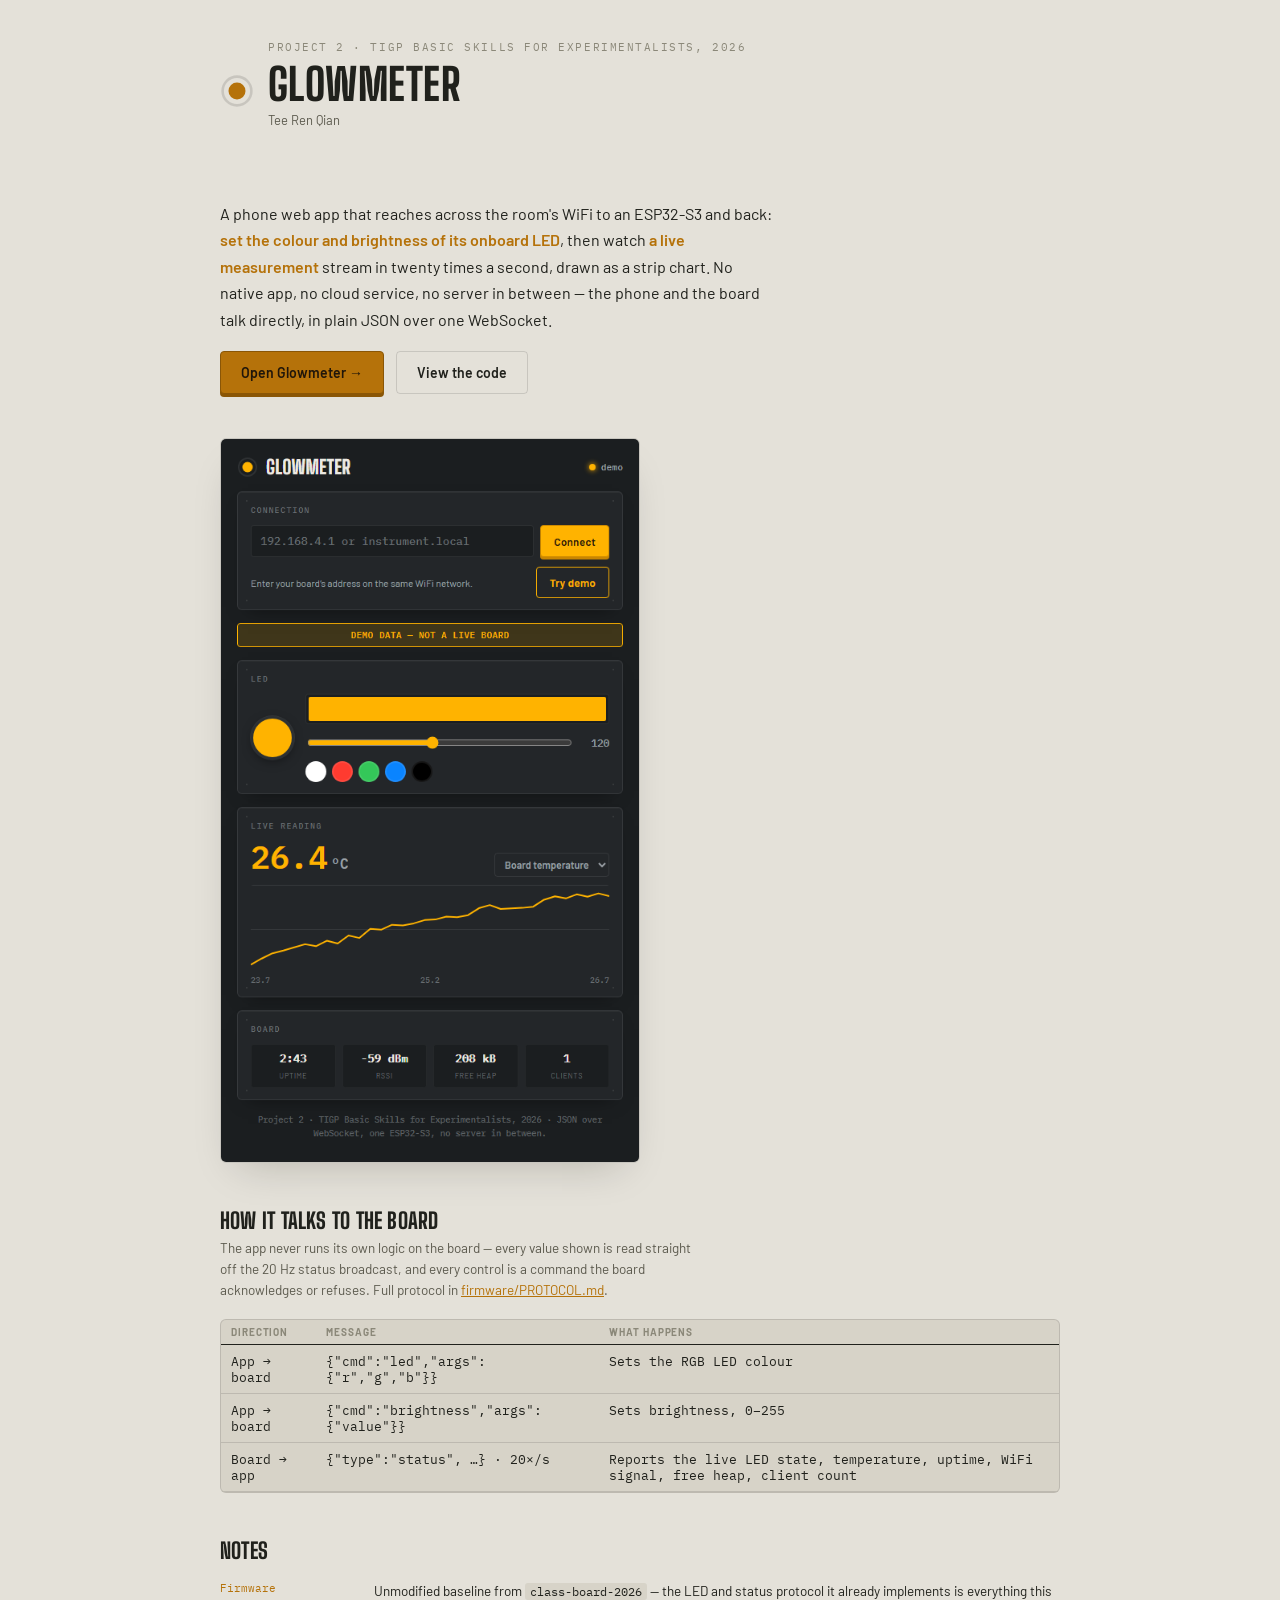
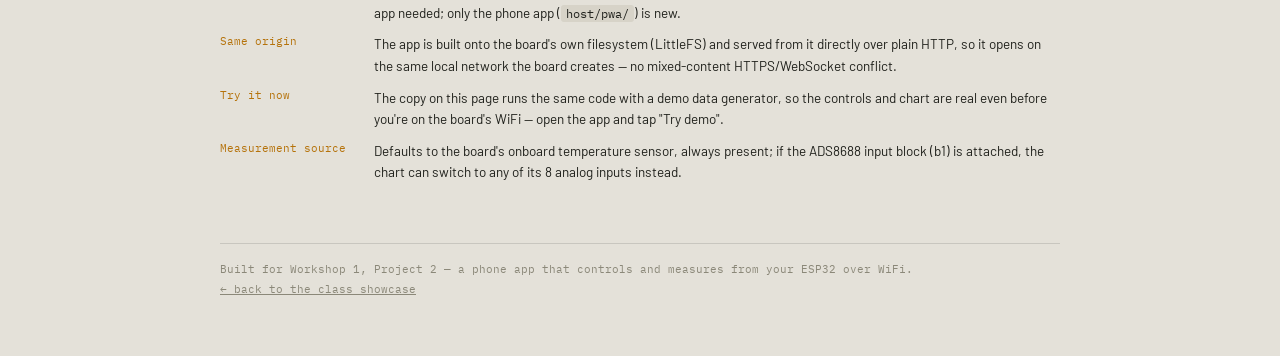
<file: index.html>
<!doctype html>
<html lang="en">
<head>
<meta charset="utf-8">
<meta name="viewport" content="width=device-width, initial-scale=1">
<title>Glowmeter — Project 2</title>
<meta name="description" content="A phone app that sets an ESP32's LED and shows a live reading, over WiFi. Project 2, TIGP Basic Skills for Experimentalists, 2026.">
<meta property="og:type" content="website">
<meta property="og:title" content="Glowmeter · Tee Ren Qian">
<meta property="og:description" content="A phone app that sets an ESP32's LED and streams a live reading back, 20 times a second, over WiFi.">
<meta property="og:url" content="https://renqian03.github.io/glowmeter/">
<meta property="og:image" content="https://renqian03.github.io/glowmeter/images/screenshot.png">
<meta name="twitter:card" content="summary_large_image">
<link rel="icon" href="host/pwa/icon.svg" type="image/svg+xml">
<link rel="preconnect" href="https://fonts.gstatic.com" crossorigin>
<link rel="stylesheet" href="https://fonts.googleapis.com/css2?family=Big+Shoulders+Display:wght@700;800&family=Barlow:wght@400;500;600;700&family=IBM+Plex+Mono:wght@500;600;700&display=swap">
<style>
  :root{
    --ground:#E4E1D9; --ground-2:#D7D3C8; --ground-3:#C9C4B6;
    --edge: rgba(0,0,0,.12); --ink:#20211C; --ink-soft:#5C5A4E; --ink-faint:#8B8879;
    --amber:#B5720A; --amber-deep:#8A5606; --shadow: rgba(20,18,10,.22);
  }
  @media (prefers-color-scheme: dark){
    :root:not([data-theme="light"]){
      --ground:#1B1E20; --ground-2:#232629; --ground-3:#2C3033;
      --edge: rgba(255,255,255,.09); --ink:#EDEAE3; --ink-soft:#9AA0A6; --ink-faint:#666C70;
      --amber:#FFB300; --amber-deep:#C98600; --shadow: rgba(0,0,0,.55);
    }
  }
  :root[data-theme="dark"]{
    --ground:#1B1E20; --ground-2:#232629; --ground-3:#2C3033;
    --edge: rgba(255,255,255,.09); --ink:#EDEAE3; --ink-soft:#9AA0A6; --ink-faint:#666C70;
    --amber:#FFB300; --amber-deep:#C98600; --shadow: rgba(0,0,0,.55);
  }
  *{box-sizing:border-box;}
  html{background:var(--ground);}
  body{ margin:0; background:var(--ground); color:var(--ink); font-family:'Barlow', ui-sans-serif, system-ui, sans-serif;
    padding-inline:20px; padding-block:40px 60px; }
  .wrap{ max-width:840px; margin:0 auto; display:flex; flex-direction:column; gap:44px; }

  header{ display:flex; align-items:center; gap:14px; }
  header svg{ width:34px; height:34px; flex:none; }
  .kicker{ font-family:'IBM Plex Mono',monospace; font-size:11px; letter-spacing:.14em; text-transform:uppercase; color:var(--ink-faint); margin:0 0 4px; }
  h1{ font-family:'Big Shoulders Display', sans-serif; font-weight:800; font-size:clamp(30px,5.4vw,44px); margin:0; text-transform:uppercase; letter-spacing:.01em; }
  .byline{ font-size:13px; color:var(--ink-soft); margin-top:2px; }

  .pitch{ font-size:16px; line-height:1.65; max-width:62ch; }
  .pitch b{ color:var(--amber); font-weight:600; }
  .cta-row{ display:flex; gap:12px; flex-wrap:wrap; margin-top:18px; }
  a.btn{ font-family:'Barlow',sans-serif; font-weight:600; font-size:14px; text-decoration:none; border-radius:4px; padding:12px 20px; display:inline-block; }
  .btn-primary{ background:var(--amber); color:#20160a; border:1px solid var(--amber-deep); box-shadow:0 3px 0 var(--amber-deep); }
  .btn-ghost{ background:transparent; color:var(--ink); border:1px solid var(--edge); }

  .shot{ border-radius:6px; overflow:hidden; border:1px solid var(--edge); box-shadow:0 18px 40px -18px var(--shadow); max-width:420px; }
  .shot img{ display:block; width:100%; height:auto; }

  h2{ font-family:'Big Shoulders Display', sans-serif; font-weight:800; font-size:22px; margin:0 0 4px; text-transform:uppercase; letter-spacing:.01em; }
  .section-sub{ font-size:13.5px; color:var(--ink-soft); margin:0 0 18px; max-width:60ch; line-height:1.55; }

  table.cmds{ width:100%; border-collapse:collapse; font-family:'IBM Plex Mono',monospace; font-size:12.5px; }
  table.cmds th{ text-align:left; font-family:'Barlow',sans-serif; font-weight:700; font-size:10px; letter-spacing:.09em; text-transform:uppercase; color:var(--ink-faint); padding:6px 10px; border-bottom:1.5px solid var(--ink); }
  table.cmds td{ padding:8px 10px; border-bottom:1px solid var(--edge); vertical-align:top; }
  .table-wrap{ overflow-x:auto; background:var(--ground-2); border:1px solid var(--edge); border-radius:6px; }

  .notes{ display:flex; flex-direction:column; gap:10px; }
  .note{ display:grid; grid-template-columns:140px 1fr; gap:14px; font-size:13.5px; line-height:1.6; }
  .note dt{ font-family:'IBM Plex Mono',monospace; font-size:11px; color:var(--amber); }
  .note dd{ margin:0; }
  code{ font-family:'IBM Plex Mono',monospace; font-size:12px; background:var(--ground-2); padding:1px 5px; border-radius:3px; }

  footer{ font-family:'IBM Plex Mono',monospace; font-size:11px; color:var(--ink-faint); display:flex; flex-wrap:wrap; gap:6px 16px; justify-content:space-between; border-top:1px solid var(--edge); padding-top:18px; }
  footer a{ color:var(--ink-faint); }
  @media (max-width:520px){ .note{ grid-template-columns:1fr; gap:3px; } }
</style>
</head>
<body>
<div class="wrap">

  <header>
    <svg viewBox="0 0 26 26" aria-hidden="true">
      <circle cx="13" cy="13" r="11" fill="none" stroke="var(--edge)" stroke-width="2"/>
      <circle cx="13" cy="13" r="6.5" fill="var(--amber)"/>
    </svg>
    <div>
      <p class="kicker">Project 2 &middot; TIGP Basic Skills for Experimentalists, 2026</p>
      <h1>Glowmeter</h1>
      <p class="byline">Tee Ren Qian</p>
    </div>
  </header>

  <section>
    <p class="pitch">A phone web app that reaches across the room's WiFi to an ESP32-S3 and back: <b>set the colour and brightness of its onboard LED</b>, then watch <b>a live measurement</b> stream in twenty times a second, drawn as a strip chart. No native app, no cloud service, no server in between — the phone and the board talk directly, in plain JSON over one WebSocket.</p>
    <div class="cta-row">
      <a class="btn btn-primary" href="./app/?demo=1">Open Glowmeter →</a>
      <a class="btn btn-ghost" href="https://github.com/Renqian03/glowmeter">View the code</a>
    </div>
  </section>

  <section class="shot">
    <img src="images/screenshot.png" alt="Glowmeter app: an amber colour picker and brightness slider for the LED, above a live strip chart of the board's temperature reading and a row of telemetry chips." loading="lazy">
  </section>

  <section>
    <h2>How it talks to the board</h2>
    <p class="section-sub">The app never runs its own logic on the board — every value shown is read straight off the 20&nbsp;Hz status broadcast, and every control is a command the board acknowledges or refuses. Full protocol in <a href="https://github.com/Renqian03/glowmeter/blob/main/firmware/PROTOCOL.md" style="color:var(--amber);">firmware/PROTOCOL.md</a>.</p>
    <div class="table-wrap">
      <table class="cmds">
        <thead><tr><th>Direction</th><th>Message</th><th>What happens</th></tr></thead>
        <tbody>
          <tr><td>App → board</td><td>{"cmd":"led","args":{"r","g","b"}}</td><td>Sets the RGB LED colour</td></tr>
          <tr><td>App → board</td><td>{"cmd":"brightness","args":{"value"}}</td><td>Sets brightness, 0–255</td></tr>
          <tr><td>Board → app</td><td>{"type":"status", …} · 20&times;/s</td><td>Reports the live LED state, temperature, uptime, WiFi signal, free heap, client count</td></tr>
        </tbody>
      </table>
    </div>
  </section>

  <section>
    <h2>Notes</h2>
    <dl class="notes">
      <div class="note"><dt>Firmware</dt><dd>Unmodified baseline from <code>class-board-2026</code> — the LED and status protocol it already implements is everything this app needed; only the phone app (<code>host/pwa/</code>) is new.</dd></div>
      <div class="note"><dt>Same origin</dt><dd>The app is built onto the board's own filesystem (LittleFS) and served from it directly over plain HTTP, so it opens on the same local network the board creates — no mixed-content HTTPS/WebSocket conflict.</dd></div>
      <div class="note"><dt>Try it now</dt><dd>The copy on this page runs the same code with a demo data generator, so the controls and chart are real even before you're on the board's WiFi — open the app and tap "Try demo".</dd></div>
      <div class="note"><dt>Measurement source</dt><dd>Defaults to the board's onboard temperature sensor, always present; if the ADS8688 input block (b1) is attached, the chart can switch to any of its 8 analog inputs instead.</dd></div>
    </dl>
  </section>

  <footer>
    <span>Built for Workshop 1, Project 2 &mdash; a phone app that controls and measures from your ESP32 over WiFi.</span>
    <span><a href="https://tigp-experimental-methods.github.io/showcase-2026/">← back to the class showcase</a></span>
  </footer>

</div>
</body>
</html>
</file>
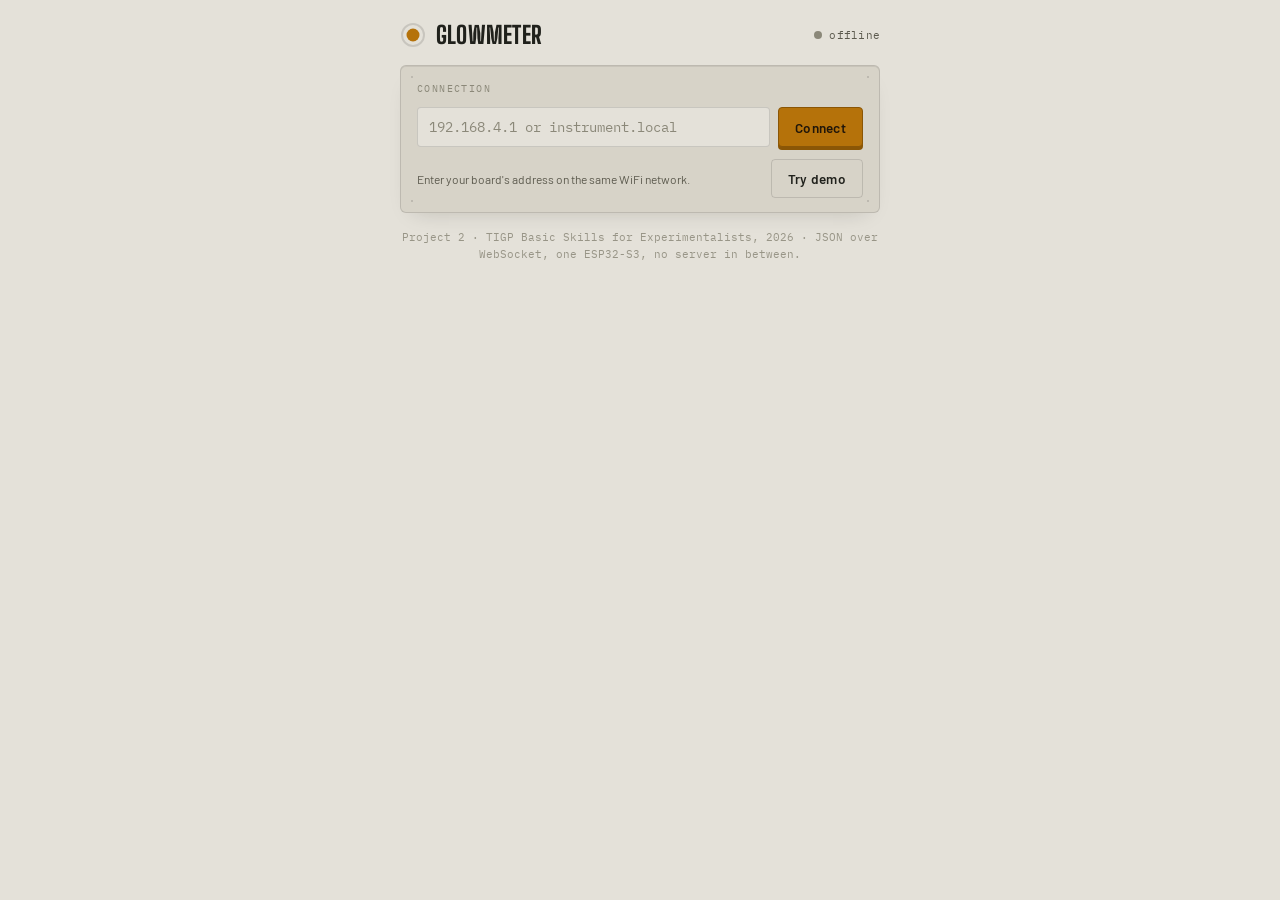
<file: app/index.html>
<!doctype html>
<html lang="en">
<head>
<meta charset="utf-8">
<meta name="viewport" content="width=device-width, initial-scale=1, viewport-fit=cover">
<meta name="theme-color" content="#1B1E20">
<title>Glowmeter</title>
<meta name="description" content="Set your ESP32's LED and watch a live reading, over WiFi.">
<link rel="manifest" href="manifest.webmanifest">
<link rel="icon" href="icon.svg" type="image/svg+xml">
<link rel="apple-touch-icon" href="icon.svg">
<link rel="preconnect" href="https://fonts.gstatic.com" crossorigin>
<link rel="stylesheet" href="https://fonts.googleapis.com/css2?family=Big+Shoulders+Display:wght@700;800&family=Barlow:wght@400;500;600;700&family=IBM+Plex+Mono:wght@500;600;700&display=swap">
<link rel="stylesheet" href="style.css">
</head>
<body>
<div class="wrap">

  <header>
    <div class="brand">
      <svg viewBox="0 0 26 26" aria-hidden="true">
        <circle cx="13" cy="13" r="11" fill="none" stroke="var(--edge)" stroke-width="2"/>
        <circle id="brand-dot" cx="13" cy="13" r="6.5" fill="var(--amber)"/>
      </svg>
      <h1>Glowmeter</h1>
    </div>
    <div class="conn"><span class="dot" id="connDot"></span><span id="connText">offline</span></div>
  </header>

  <section class="panel" id="connectPanel">
    <p class="label">Connection</p>
    <div class="connect-row">
      <input type="text" id="addrInput" placeholder="192.168.4.1 or instrument.local" autocapitalize="off" autocorrect="off" spellcheck="false">
      <button class="btn-amber" id="connectBtn">Connect</button>
    </div>
    <p class="hint" id="mixedContentHint" hidden>This page loaded over <b>https</b> — your browser will block a plain <code>ws://</code> connection to a device on your local network from here. Open the app directly from your board instead: <a id="httpLink" href="#">http://…</a></p>
    <div class="foot-row">
      <span class="hint" id="statusHint" style="margin:0;">Enter your board's address on the same WiFi network.</span>
      <button class="btn-ghost" id="demoBtn">Try demo</button>
    </div>
  </section>

  <div class="banner" id="demoBanner" hidden>Demo data — not a live board</div>

  <section class="panel" id="ledPanel" hidden>
    <p class="label">LED</p>
    <div class="led-row">
      <div class="swatch" id="swatch"></div>
      <div class="led-controls">
        <input type="color" id="colorInput" value="#ffb300">
        <div class="slider-row">
          <input type="range" id="brightInput" min="0" max="255" value="120">
          <span class="slider-val" id="brightVal">120</span>
        </div>
        <div class="presets" id="presets"></div>
      </div>
    </div>
  </section>

  <section class="panel" id="readingPanel" hidden>
    <p class="label">Live reading</p>
    <div class="reading-head">
      <div class="readout"><span id="readoutVal">—</span><span class="unit" id="readoutUnit"></span></div>
      <select id="sourceSelect"></select>
    </div>
    <canvas id="chart" width="600" height="110"></canvas>
    <div class="chart-scale"><span id="scaleMin">–</span><span id="scaleMid">–</span><span id="scaleMax">–</span></div>
  </section>

  <section class="panel" id="telemetryPanel" hidden>
    <p class="label">Board</p>
    <div class="chips">
      <div class="chip"><b id="tUptime">–</b><span>Uptime</span></div>
      <div class="chip"><b id="tRssi">–</b><span>RSSI</span></div>
      <div class="chip"><b id="tHeap">–</b><span>Free heap</span></div>
      <div class="chip"><b id="tClients">–</b><span>Clients</span></div>
    </div>
  </section>

  <footer>Project 2 &middot; TIGP Basic Skills for Experimentalists, 2026 &middot; JSON over WebSocket, one ESP32-S3, no server in between.</footer>

</div>
<script src="app.js"></script>
</body>
</html>
</file>
<file: app/style.css>
:root{
  --ground:#E4E1D9; --ground-2:#D7D3C8; --ground-3:#C9C4B6;
  --edge: rgba(0,0,0,.12); --edge-soft: rgba(0,0,0,.07);
  --ink:#20211C; --ink-soft:#5C5A4E; --ink-faint:#8B8879;
  --amber:#B5720A; --amber-deep:#8A5606; --amber-glow: rgba(181,114,10,.18);
  --ok:#2F8F4E; --err:#C43D31;
  --shadow: rgba(20,18,10,.22);
}
@media (prefers-color-scheme: dark){
  :root:not([data-theme="light"]){
    --ground:#1B1E20; --ground-2:#232629; --ground-3:#2C3033;
    --edge: rgba(255,255,255,.09); --edge-soft: rgba(255,255,255,.05);
    --ink:#EDEAE3; --ink-soft:#9AA0A6; --ink-faint:#666C70;
    --amber:#FFB300; --amber-deep:#C98600; --amber-glow: rgba(255,179,0,.16);
    --ok:#49C97A; --err:#FF6B5E;
    --shadow: rgba(0,0,0,.55);
  }
}
:root[data-theme="dark"]{
  --ground:#1B1E20; --ground-2:#232629; --ground-3:#2C3033;
  --edge: rgba(255,255,255,.09); --edge-soft: rgba(255,255,255,.05);
  --ink:#EDEAE3; --ink-soft:#9AA0A6; --ink-faint:#666C70;
  --amber:#FFB300; --amber-deep:#C98600; --amber-glow: rgba(255,179,0,.16);
  --ok:#49C97A; --err:#FF6B5E;
  --shadow: rgba(0,0,0,.55);
}

*{box-sizing:border-box;}
html{background:var(--ground);}
body{
  margin:0; background:var(--ground); color:var(--ink);
  font-family:'Barlow', ui-sans-serif, system-ui, sans-serif;
  padding-inline:16px; padding-block:20px 40px;
  -webkit-tap-highlight-color: transparent;
}
.wrap{ max-width:480px; margin:0 auto; display:flex; flex-direction:column; gap:16px; }

/* ---- header ---- */
header{ display:flex; align-items:center; justify-content:space-between; gap:10px; }
.brand{ display:flex; align-items:center; gap:10px; }
.brand svg{ width:26px; height:26px; flex:none; }
.brand h1{ font-family:'Big Shoulders Display', ui-sans-serif, sans-serif; font-weight:800; font-size:24px; letter-spacing:.01em; margin:0; text-transform:uppercase; }
.conn{ display:flex; align-items:center; gap:7px; font-family:'IBM Plex Mono', monospace; font-size:11px; color:var(--ink-soft); letter-spacing:.02em; }
.dot{ width:8px; height:8px; border-radius:50%; background:var(--ink-faint); flex:none; }
.dot.ok{ background:var(--ok); box-shadow:0 0 7px var(--ok); }
.dot.err{ background:var(--err); box-shadow:0 0 7px var(--err); }
.dot.demo{ background:var(--amber); box-shadow:0 0 7px var(--amber); }

/* ---- panel (instrument section) ---- */
.panel{
  background:var(--ground-2); border-radius:6px; border:1px solid var(--edge);
  padding:16px 16px 14px; position:relative;
  box-shadow: 0 1px 0 var(--edge-soft) inset, 0 10px 22px -14px var(--shadow);
  background-image:
    radial-gradient(circle 2.6px at 11px 11px, var(--edge) 55%, transparent 56%),
    radial-gradient(circle 2.6px at calc(100% - 11px) 11px, var(--edge) 55%, transparent 56%),
    radial-gradient(circle 2.6px at 11px calc(100% - 11px), var(--edge) 55%, transparent 56%),
    radial-gradient(circle 2.6px at calc(100% - 11px) calc(100% - 11px), var(--edge) 55%, transparent 56%);
}
.panel > .label{
  font-family:'IBM Plex Mono', monospace; font-size:10px; letter-spacing:.14em; text-transform:uppercase;
  color:var(--ink-faint); margin:0 0 12px;
}

/* ---- connect panel ---- */
.connect-row{ display:flex; gap:8px; }
input[type="text"]{
  flex:1; min-width:0; font-family:'IBM Plex Mono', monospace; font-size:14px;
  background:var(--ground); color:var(--ink); border:1px solid var(--edge); border-radius:4px;
  padding:10px 11px;
}
input[type="text"]::placeholder{ color:var(--ink-faint); }
input[type="text"]:focus-visible, button:focus-visible, input[type="range"]:focus-visible, input[type="color"]:focus-visible{
  outline:2px solid var(--amber); outline-offset:2px;
}
button{
  font-family:'Barlow', sans-serif; font-weight:600; font-size:13.5px; letter-spacing:.02em;
  border-radius:4px; padding:10px 16px; cursor:pointer; border:1px solid transparent;
  transition: transform .08s ease, filter .15s ease;
}
button:active{ transform: translateY(1px); }
.btn-amber{ background:var(--amber); color:#20160a; border-color:var(--amber-deep); box-shadow:0 3px 0 var(--amber-deep); }
.btn-amber:hover{ filter:brightness(1.05); }
.btn-ghost{ background:transparent; color:var(--ink); border-color:var(--edge); }
.btn-ghost:hover{ background:var(--edge-soft); }
.btn-ghost.active{ color:var(--amber); border-color:var(--amber); }
.hint{ font-size:12px; color:var(--ink-soft); line-height:1.5; margin:10px 0 0; }
.hint a{ color:var(--amber); }
.foot-row{ display:flex; justify-content:space-between; align-items:center; gap:10px; margin-top:12px; }

.banner{
  font-family:'IBM Plex Mono', monospace; font-size:11px; letter-spacing:.04em; text-transform:uppercase;
  color:var(--amber); background:var(--amber-glow); border:1px solid var(--amber);
  border-radius:4px; padding:7px 10px; text-align:center;
}

/* ---- LED panel ---- */
.led-row{ display:flex; align-items:center; gap:14px; }
.swatch{
  width:54px; height:54px; border-radius:50%; flex:none;
  border:3px solid var(--ground-3); box-shadow:0 0 0 1px var(--edge), 0 4px 14px -4px var(--shadow);
  background:#000; transition: background .1s linear;
}
.led-controls{ flex:1; display:flex; flex-direction:column; gap:10px; min-width:0; }
input[type="color"]{
  -webkit-appearance:none; appearance:none; width:100%; height:38px; border:1px solid var(--edge);
  border-radius:4px; background:var(--ground); padding:3px; cursor:pointer;
}
input[type="color"]::-webkit-color-swatch{ border:none; border-radius:2px; }
input[type="color"]::-webkit-color-swatch-wrapper{ padding:0; }
.slider-row{ display:flex; align-items:center; gap:10px; }
input[type="range"]{ flex:1; accent-color:var(--amber); height:22px; }
.slider-val{ font-family:'IBM Plex Mono', monospace; font-size:12.5px; color:var(--ink-soft); width:34px; text-align:right; flex:none; }
.presets{ display:flex; gap:7px; flex-wrap:wrap; }
.preset{
  width:26px; height:26px; border-radius:50%; border:2px solid var(--edge); cursor:pointer; padding:0;
  box-shadow:none;
}
.preset:hover{ border-color:var(--amber); }

/* ---- reading panel ---- */
.reading-head{ display:flex; align-items:baseline; justify-content:space-between; gap:10px; flex-wrap:wrap; }
select{
  font-family:'Barlow', sans-serif; font-size:12.5px; font-weight:600; color:var(--ink-soft);
  background:transparent; border:1px solid var(--edge); border-radius:4px; padding:5px 8px;
}
.readout{ font-family:'IBM Plex Mono', monospace; font-weight:600; font-size:40px; line-height:1; color:var(--amber); font-variant-numeric: tabular-nums; }
.readout .unit{ font-size:18px; color:var(--ink-soft); margin-left:4px; }
canvas#chart{ display:block; width:100%; height:110px; margin-top:10px; border-radius:3px; }
.chart-scale{ display:flex; justify-content:space-between; font-family:'IBM Plex Mono', monospace; font-size:10px; color:var(--ink-faint); margin-top:2px; }

/* ---- telemetry chips ---- */
.chips{ display:grid; grid-template-columns:repeat(4,1fr); gap:8px; }
.chip{ background:var(--ground); border:1px solid var(--edge-soft); border-radius:4px; padding:8px 6px; text-align:center; }
.chip b{ display:block; font-family:'IBM Plex Mono', monospace; font-size:14px; font-variant-numeric: tabular-nums; }
.chip span{ font-size:9px; letter-spacing:.08em; text-transform:uppercase; color:var(--ink-faint); }

footer{ font-family:'IBM Plex Mono', monospace; font-size:10.5px; color:var(--ink-faint); text-align:center; opacity:.85; line-height:1.6; }
footer a{ color:var(--ink-faint); }

@media (max-width:380px){
  .chips{ grid-template-columns:repeat(2,1fr); }
}
</file>
